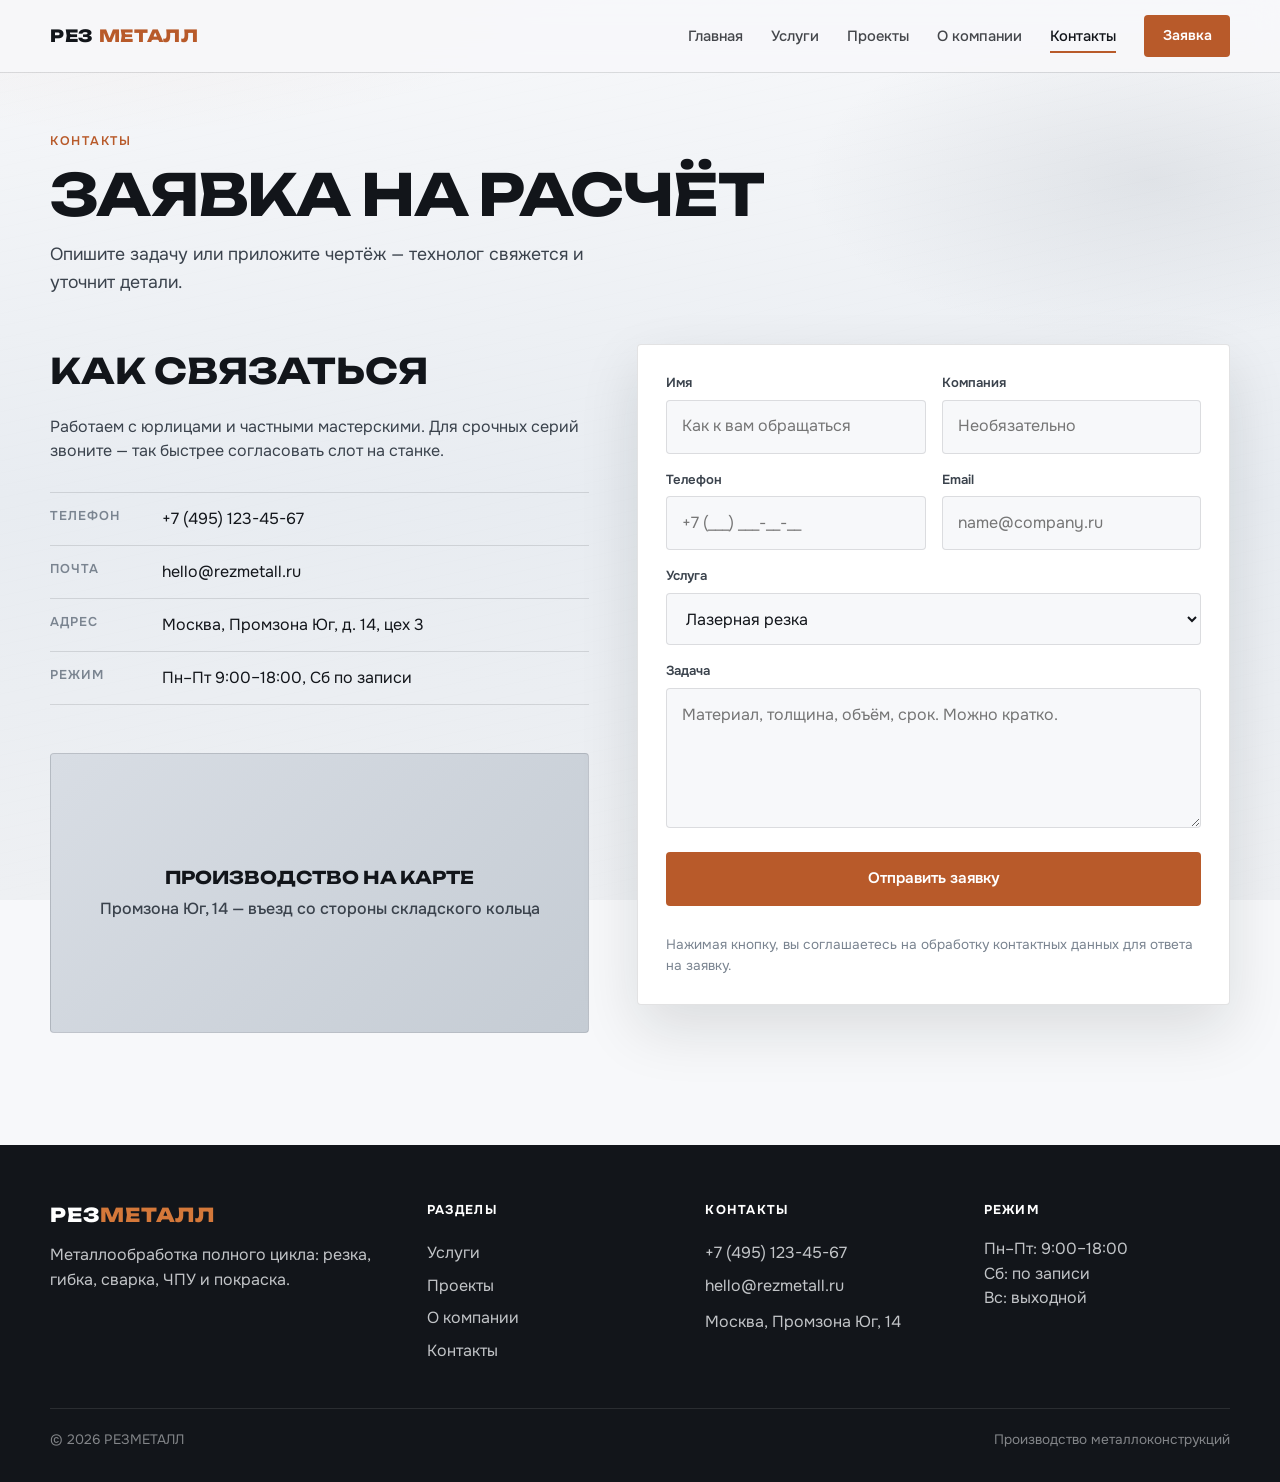
<file: contacts.html>
<!DOCTYPE html>
<html lang="ru">
<head>
  <meta charset="UTF-8" />
  <meta name="viewport" content="width=device-width, initial-scale=1" />
  <title>Контакты — РЕЗМЕТАЛЛ</title>
  <meta name="description" content="Связаться с РЕЗМЕТАЛЛ: заявка на расчёт, телефон, почта и адрес производства." />
  <link rel="icon" href="favicon.svg" type="image/svg+xml" />
  <link rel="stylesheet" href="css/styles.css" />
</head>
<body>
  <div class="page-bg" aria-hidden="true"></div>

  <header class="site-header">
    <div class="header-inner">
      <a class="logo" href="index.html">Рез<span>металл</span></a>
      <button class="menu-toggle" type="button" aria-label="Меню" aria-expanded="false">
        <span></span>
      </button>
      <nav class="nav" aria-label="Основная навигация">
        <a href="index.html" data-nav>Главная</a>
        <a href="services.html" data-nav>Услуги</a>
        <a href="projects.html" data-nav>Проекты</a>
        <a href="about.html" data-nav>О компании</a>
        <a href="contacts.html" data-nav>Контакты</a>
        <a class="nav-cta" href="contacts.html">Заявка</a>
      </nav>
    </div>
  </header>

  <main>
    <section class="page-hero">
      <div class="container">
        <span class="page-hero-mark">Контакты</span>
        <h1>Заявка на расчёт</h1>
        <p>Опишите задачу или приложите чертёж — технолог свяжется и уточнит детали.</p>
      </div>
    </section>

    <section class="section" style="padding-top: 0;">
      <div class="container contact-layout">
        <div class="contact-info reveal">
          <h2>Как связаться</h2>
          <p>Работаем с юрлицами и частными мастерскими. Для срочных серий звоните — так быстрее согласовать слот на станке.</p>
          <ul class="contact-lines">
            <li>
              <span class="label">Телефон</span>
              <a href="tel:+74951234567">+7 (495) 123-45-67</a>
            </li>
            <li>
              <span class="label">Почта</span>
              <a href="mailto:hello@rezmetall.ru">hello@rezmetall.ru</a>
            </li>
            <li>
              <span class="label">Адрес</span>
              <span>Москва, Промзона Юг, д. 14, цех 3</span>
            </li>
            <li>
              <span class="label">Режим</span>
              <span>Пн–Пт 9:00–18:00, Сб по записи</span>
            </li>
          </ul>
          <div class="map-block">
            <div>
              <strong>Производство на карте</strong>
              Промзона Юг, 14 — въезд со стороны складского кольца
            </div>
          </div>
        </div>

        <form class="contact-form reveal reveal-delay-1" id="contact-form" novalidate>
          <div class="form-success" tabindex="-1" role="status">
            Заявка принята. Мы свяжемся с вами в ближайшее рабочее время.
          </div>
          <div class="form-grid">
            <div class="form-row">
              <div class="field">
                <label for="name">Имя</label>
                <input id="name" name="name" type="text" autocomplete="name" required placeholder="Как к вам обращаться" />
              </div>
              <div class="field">
                <label for="company">Компания</label>
                <input id="company" name="company" type="text" autocomplete="organization" placeholder="Необязательно" />
              </div>
            </div>
            <div class="form-row">
              <div class="field">
                <label for="phone">Телефон</label>
                <input id="phone" name="phone" type="tel" autocomplete="tel" required placeholder="+7 (___) ___-__-__" />
              </div>
              <div class="field">
                <label for="email">Email</label>
                <input id="email" name="email" type="email" autocomplete="email" placeholder="name@company.ru" />
              </div>
            </div>
            <div class="field">
              <label for="service">Услуга</label>
              <select id="service" name="service">
                <option value="laser">Лазерная резка</option>
                <option value="bending">Гибка</option>
                <option value="welding">Сварка и сборка</option>
                <option value="cnc">ЧПУ / покраска</option>
                <option value="full">Полный цикл</option>
              </select>
            </div>
            <div class="field">
              <label for="message">Задача</label>
              <textarea id="message" name="message" required placeholder="Материал, толщина, объём, срок. Можно кратко."></textarea>
            </div>
            <button class="btn btn-primary" type="submit">Отправить заявку</button>
            <p class="form-note">Нажимая кнопку, вы соглашаетесь на обработку контактных данных для ответа на заявку.</p>
          </div>
        </form>
      </div>
    </section>
  </main>

  <footer class="site-footer">
    <div class="container">
      <div class="footer-grid">
        <div>
          <div class="footer-brand">Рез<span>металл</span></div>
          <p>Металлообработка полного цикла: резка, гибка, сварка, ЧПУ и покраска.</p>
        </div>
        <div>
          <h4>Разделы</h4>
          <a href="services.html">Услуги</a>
          <a href="projects.html">Проекты</a>
          <a href="about.html">О компании</a>
          <a href="contacts.html">Контакты</a>
        </div>
        <div>
          <h4>Контакты</h4>
          <a href="tel:+74951234567">+7 (495) 123-45-67</a>
          <a href="mailto:hello@rezmetall.ru">hello@rezmetall.ru</a>
          <p style="margin-top: 0.5rem;">Москва, Промзона Юг, 14</p>
        </div>
        <div>
          <h4>Режим</h4>
          <p>Пн–Пт: 9:00–18:00</p>
          <p>Сб: по записи</p>
          <p>Вс: выходной</p>
        </div>
      </div>
      <div class="footer-bottom">
        <span>© 2026 РЕЗМЕТАЛЛ</span>
        <span>Производство металлоконструкций</span>
      </div>
    </div>
  </footer>

  <script src="js/main.js"></script>
</body>
</html>
</file>
<file: css/styles.css>
/* РЕЗМЕТАЛЛ — industrial metalworking studio */
@import url("https://fonts.googleapis.com/css2?family=Onest:wght@400;500;600;700&family=Unbounded:wght@500;700;800&display=swap");

:root {
  --ink: #12151a;
  --ink-soft: #3a424c;
  --steel: #7a8490;
  --steel-light: #c5ccd4;
  --surface: #eef0f3;
  --surface-2: #e2e6eb;
  --paper: #f7f8fa;
  --accent: #b85a2a;
  --accent-hot: #d4783a;
  --accent-deep: #8a3f1c;
  --line: rgba(18, 21, 26, 0.12);
  --shadow: 0 24px 60px rgba(18, 21, 26, 0.12);
  --radius: 4px;
  --nav-h: 72px;
  --font-display: "Unbounded", sans-serif;
  --font-body: "Onest", sans-serif;
  --ease: cubic-bezier(0.22, 1, 0.36, 1);
  --max: 1180px;
}

*,
*::before,
*::after {
  box-sizing: border-box;
  margin: 0;
  padding: 0;
}

html {
  scroll-behavior: smooth;
}

body {
  font-family: var(--font-body);
  color: var(--ink);
  background: var(--paper);
  line-height: 1.55;
  min-height: 100vh;
  overflow-x: hidden;
}

img {
  max-width: 100%;
  display: block;
}

a {
  color: inherit;
  text-decoration: none;
}

ul {
  list-style: none;
}

button,
input,
textarea,
select {
  font: inherit;
}

/* Atmosphere */
.page-bg {
  position: fixed;
  inset: 0;
  z-index: -2;
  background:
    radial-gradient(ellipse 80% 50% at 10% -10%, rgba(184, 90, 42, 0.08), transparent 50%),
    radial-gradient(ellipse 60% 40% at 90% 20%, rgba(122, 132, 144, 0.15), transparent 45%),
    linear-gradient(180deg, #f7f8fa 0%, #e8ecf1 55%, #eef0f3 100%);
}

.page-bg::after {
  content: "";
  position: absolute;
  inset: 0;
  opacity: 0.35;
  background-image:
    repeating-linear-gradient(
      -12deg,
      transparent,
      transparent 11px,
      rgba(18, 21, 26, 0.015) 11px,
      rgba(18, 21, 26, 0.015) 12px
    );
  pointer-events: none;
}

.container {
  width: min(100% - 2.5rem, var(--max));
  margin-inline: auto;
}

/* Header */
.site-header {
  position: fixed;
  top: 0;
  left: 0;
  right: 0;
  z-index: 100;
  height: var(--nav-h);
  display: flex;
  align-items: center;
  transition: background 0.35s var(--ease), box-shadow 0.35s var(--ease), backdrop-filter 0.35s;
}

.site-header.is-scrolled,
.site-header.is-solid {
  background: rgba(247, 248, 250, 0.88);
  backdrop-filter: blur(14px);
  box-shadow: 0 1px 0 var(--line);
}

.site-header.is-over-hero:not(.is-scrolled) {
  color: #f4f6f8;
}

.header-inner {
  width: min(100% - 2.5rem, var(--max));
  margin-inline: auto;
  display: flex;
  align-items: center;
  justify-content: space-between;
  gap: 1.5rem;
}

.logo {
  font-family: var(--font-display);
  font-weight: 800;
  font-size: 1.05rem;
  letter-spacing: 0.04em;
  text-transform: uppercase;
  display: flex;
  align-items: baseline;
  gap: 0.35rem;
  z-index: 2;
}

.logo span {
  color: var(--accent);
}

.site-header.is-over-hero:not(.is-scrolled) .logo span {
  color: var(--accent-hot);
}

.nav {
  display: flex;
  align-items: center;
  gap: 1.75rem;
}

.nav a {
  font-size: 0.92rem;
  font-weight: 500;
  opacity: 0.78;
  transition: opacity 0.2s, color 0.2s;
  position: relative;
}

.nav a:hover,
.nav a.is-active {
  opacity: 1;
}

.nav a.is-active::after {
  content: "";
  position: absolute;
  left: 0;
  right: 0;
  bottom: -6px;
  height: 2px;
  background: var(--accent);
}

.site-header.is-over-hero:not(.is-scrolled) .nav a.is-active::after {
  background: var(--accent-hot);
}

.nav-cta {
  display: inline-flex;
  align-items: center;
  justify-content: center;
  padding: 0.65rem 1.15rem;
  background: var(--accent);
  color: #fff !important;
  opacity: 1 !important;
  font-weight: 600 !important;
  font-size: 0.88rem !important;
  border-radius: var(--radius);
  transition: background 0.2s, transform 0.2s;
}

.nav-cta:hover {
  background: var(--accent-deep);
  transform: translateY(-1px);
}

.menu-toggle {
  display: none;
  width: 44px;
  height: 44px;
  border: 1px solid var(--line);
  background: transparent;
  border-radius: var(--radius);
  cursor: pointer;
  place-items: center;
  z-index: 2;
}

.menu-toggle span {
  display: block;
  width: 18px;
  height: 2px;
  background: currentColor;
  position: relative;
}

.menu-toggle span::before,
.menu-toggle span::after {
  content: "";
  position: absolute;
  left: 0;
  width: 18px;
  height: 2px;
  background: currentColor;
  transition: transform 0.25s var(--ease);
}

.menu-toggle span::before {
  top: -6px;
}

.menu-toggle span::after {
  top: 6px;
}

.menu-toggle.is-open span {
  background: transparent;
}

.menu-toggle.is-open span::before {
  top: 0;
  transform: rotate(45deg);
}

.menu-toggle.is-open span::after {
  top: 0;
  transform: rotate(-45deg);
}

/* Buttons */
.btn {
  display: inline-flex;
  align-items: center;
  justify-content: center;
  gap: 0.5rem;
  padding: 0.95rem 1.5rem;
  border-radius: var(--radius);
  font-weight: 600;
  font-size: 0.95rem;
  border: none;
  cursor: pointer;
  transition: transform 0.2s var(--ease), background 0.2s, color 0.2s, border-color 0.2s;
}

.btn:hover {
  transform: translateY(-2px);
}

.btn-primary {
  background: var(--accent);
  color: #fff;
}

.btn-primary:hover {
  background: var(--accent-deep);
}

.btn-ghost {
  background: transparent;
  border: 1px solid currentColor;
  color: inherit;
}

.btn-ghost:hover {
  background: rgba(255, 255, 255, 0.08);
}

.btn-dark {
  background: var(--ink);
  color: #fff;
}

.btn-dark:hover {
  background: #000;
}

/* Hero */
.hero {
  position: relative;
  min-height: 100vh;
  min-height: 100dvh;
  display: grid;
  align-items: end;
  color: #f4f6f8;
  overflow: hidden;
}

.hero-media {
  position: absolute;
  inset: 0;
  z-index: 0;
}

.hero-media img {
  width: 100%;
  height: 100%;
  object-fit: cover;
  transform: scale(1.06);
  animation: hero-drift 22s var(--ease) infinite alternate;
}

@keyframes hero-drift {
  from {
    transform: scale(1.06) translate3d(0, 0, 0);
  }
  to {
    transform: scale(1.12) translate3d(-1.5%, -1%, 0);
  }
}

.hero-media::after {
  content: "";
  position: absolute;
  inset: 0;
  background:
    linear-gradient(180deg, rgba(10, 12, 16, 0.35) 0%, rgba(10, 12, 16, 0.55) 45%, rgba(10, 12, 16, 0.88) 100%),
    linear-gradient(90deg, rgba(10, 12, 16, 0.55) 0%, transparent 55%);
}

.hero-content {
  position: relative;
  z-index: 1;
  width: min(100% - 2.5rem, var(--max));
  margin: 0 auto;
  padding: calc(var(--nav-h) + 3rem) 0 4.5rem;
}

.hero-brand {
  font-family: var(--font-display);
  font-weight: 800;
  font-size: clamp(2.8rem, 9vw, 6.5rem);
  line-height: 0.92;
  letter-spacing: -0.02em;
  text-transform: uppercase;
  margin-bottom: 1.25rem;
  animation: rise-in 0.9s var(--ease) both;
}

.hero-brand em {
  font-style: normal;
  color: var(--accent-hot);
}

.hero-lead {
  max-width: 32rem;
  font-size: clamp(1.05rem, 2vw, 1.25rem);
  color: rgba(244, 246, 248, 0.86);
  margin-bottom: 2rem;
  animation: rise-in 0.9s 0.12s var(--ease) both;
}

.hero-actions {
  display: flex;
  flex-wrap: wrap;
  gap: 0.85rem;
  animation: rise-in 0.9s 0.22s var(--ease) both;
}

@keyframes rise-in {
  from {
    opacity: 0;
    transform: translateY(28px);
  }
  to {
    opacity: 1;
    transform: translateY(0);
  }
}

/* Page hero (inner pages) */
.page-hero {
  padding: calc(var(--nav-h) + 3.5rem) 0 3rem;
  position: relative;
}

.page-hero h1 {
  font-family: var(--font-display);
  font-size: clamp(2.2rem, 5vw, 3.6rem);
  line-height: 1.05;
  letter-spacing: -0.02em;
  text-transform: uppercase;
  max-width: 14ch;
  margin-bottom: 1rem;
}

.page-hero p {
  max-width: 36rem;
  color: var(--ink-soft);
  font-size: 1.1rem;
}

.page-hero-mark {
  display: inline-block;
  font-size: 0.78rem;
  font-weight: 600;
  letter-spacing: 0.14em;
  text-transform: uppercase;
  color: var(--accent);
  margin-bottom: 0.85rem;
}

/* Sections */
.section {
  padding: 5rem 0;
}

.section-head {
  max-width: 40rem;
  margin-bottom: 2.75rem;
}

.section-head h2 {
  font-family: var(--font-display);
  font-size: clamp(1.7rem, 3.5vw, 2.5rem);
  line-height: 1.1;
  text-transform: uppercase;
  letter-spacing: -0.01em;
  margin-bottom: 0.85rem;
}

.section-head p {
  color: var(--ink-soft);
  font-size: 1.05rem;
}

.split {
  display: grid;
  grid-template-columns: 1.05fr 0.95fr;
  gap: 3.5rem;
  align-items: center;
}

.split-media {
  position: relative;
  min-height: 420px;
  overflow: hidden;
  border-radius: var(--radius);
}

.split-media img {
  width: 100%;
  height: 100%;
  object-fit: cover;
  position: absolute;
  inset: 0;
}

.split-copy h2 {
  font-family: var(--font-display);
  font-size: clamp(1.7rem, 3vw, 2.35rem);
  text-transform: uppercase;
  line-height: 1.1;
  margin-bottom: 1rem;
}

.split-copy p {
  color: var(--ink-soft);
  margin-bottom: 1rem;
}

.split-copy p + .btn {
  margin-top: 1rem;
}

/* Service rows — not cards, editorial list */
.service-list {
  border-top: 1px solid var(--line);
}

.service-row {
  display: grid;
  grid-template-columns: 4rem 1fr auto;
  gap: 1.5rem;
  align-items: start;
  padding: 1.75rem 0;
  border-bottom: 1px solid var(--line);
  transition: background 0.25s, padding 0.25s var(--ease);
}

.service-row:hover {
  background: rgba(184, 90, 42, 0.04);
  padding-left: 0.75rem;
  padding-right: 0.75rem;
}

.service-num {
  font-family: var(--font-display);
  font-size: 0.95rem;
  color: var(--accent);
  padding-top: 0.2rem;
}

.service-row h3 {
  font-family: var(--font-display);
  font-size: 1.25rem;
  text-transform: uppercase;
  margin-bottom: 0.4rem;
  letter-spacing: -0.01em;
}

.service-row p {
  color: var(--ink-soft);
  max-width: 38rem;
}

.service-link {
  font-weight: 600;
  font-size: 0.9rem;
  color: var(--accent);
  white-space: nowrap;
  padding-top: 0.25rem;
}

/* Process strip */
.process {
  display: grid;
  grid-template-columns: repeat(4, 1fr);
  gap: 1.5rem;
  counter-reset: step;
}

.process-item {
  padding-top: 1.25rem;
  border-top: 2px solid var(--ink);
}

.process-item h3 {
  font-family: var(--font-display);
  font-size: 1.05rem;
  text-transform: uppercase;
  margin: 0.75rem 0 0.5rem;
}

.process-item p {
  color: var(--ink-soft);
  font-size: 0.95rem;
}

.process-item::before {
  counter-increment: step;
  content: "0" counter(step);
  font-family: var(--font-display);
  font-size: 0.85rem;
  color: var(--accent);
}

/* Projects grid — interaction containers */
.projects-grid {
  display: grid;
  grid-template-columns: repeat(12, 1fr);
  gap: 1.25rem;
}

.project {
  position: relative;
  overflow: hidden;
  border-radius: var(--radius);
  min-height: 280px;
  display: block;
  background: var(--ink);
  color: #fff;
}

.project:nth-child(1) {
  grid-column: span 7;
  min-height: 380px;
}

.project:nth-child(2) {
  grid-column: span 5;
  min-height: 380px;
}

.project:nth-child(3),
.project:nth-child(4),
.project:nth-child(5) {
  grid-column: span 4;
}

.project img {
  width: 100%;
  height: 100%;
  object-fit: cover;
  opacity: 0.78;
  transition: transform 0.7s var(--ease), opacity 0.4s;
  position: absolute;
  inset: 0;
}

.project:hover img {
  transform: scale(1.06);
  opacity: 0.55;
}

.project-meta {
  position: absolute;
  left: 0;
  right: 0;
  bottom: 0;
  padding: 1.5rem;
  z-index: 1;
  background: linear-gradient(transparent, rgba(10, 12, 16, 0.85));
}

.project-meta span {
  display: block;
  font-size: 0.78rem;
  letter-spacing: 0.08em;
  text-transform: uppercase;
  color: var(--accent-hot);
  margin-bottom: 0.35rem;
}

.project-meta h3 {
  font-family: var(--font-display);
  font-size: 1.15rem;
  text-transform: uppercase;
}

/* CTA band */
.cta-band {
  margin: 2rem 0 5rem;
  background:
    linear-gradient(135deg, #1a1f26 0%, #2a3038 55%, #1e242c 100%);
  color: #f4f6f8;
  border-radius: var(--radius);
  padding: clamp(2.5rem, 5vw, 4rem);
  display: flex;
  flex-wrap: wrap;
  align-items: center;
  justify-content: space-between;
  gap: 1.5rem;
  position: relative;
  overflow: hidden;
}

.cta-band::before {
  content: "";
  position: absolute;
  inset: 0;
  background: repeating-linear-gradient(
    90deg,
    transparent,
    transparent 40px,
    rgba(255, 255, 255, 0.02) 40px,
    rgba(255, 255, 255, 0.02) 41px
  );
  pointer-events: none;
}

.cta-band h2 {
  font-family: var(--font-display);
  font-size: clamp(1.5rem, 3vw, 2.1rem);
  text-transform: uppercase;
  max-width: 16ch;
  position: relative;
}

.cta-band p {
  color: rgba(244, 246, 248, 0.72);
  max-width: 28rem;
  margin-top: 0.65rem;
  position: relative;
}

.cta-band .btn {
  position: relative;
}

/* Facts */
.facts {
  display: grid;
  grid-template-columns: repeat(3, 1fr);
  gap: 2rem;
  margin-top: 2.5rem;
}

.fact strong {
  display: block;
  font-family: var(--font-display);
  font-size: clamp(2rem, 4vw, 2.8rem);
  line-height: 1;
  margin-bottom: 0.4rem;
}

.fact span {
  color: var(--ink-soft);
  font-size: 0.95rem;
}

/* Contact form — interactive card allowed */
.contact-layout {
  display: grid;
  grid-template-columns: 1fr 1.1fr;
  gap: 3rem;
  align-items: start;
}

.contact-info h2 {
  font-family: var(--font-display);
  font-size: clamp(1.6rem, 3vw, 2.2rem);
  text-transform: uppercase;
  margin-bottom: 1rem;
}

.contact-info p {
  color: var(--ink-soft);
  margin-bottom: 1.75rem;
}

.contact-lines li {
  padding: 0.85rem 0;
  border-top: 1px solid var(--line);
  display: grid;
  grid-template-columns: 6rem 1fr;
  gap: 1rem;
}

.contact-lines li:last-child {
  border-bottom: 1px solid var(--line);
}

.contact-lines dt,
.contact-lines .label {
  font-size: 0.8rem;
  letter-spacing: 0.08em;
  text-transform: uppercase;
  color: var(--steel);
  font-weight: 600;
}

.contact-form {
  background: #fff;
  border: 1px solid var(--line);
  border-radius: var(--radius);
  padding: 1.75rem;
  box-shadow: var(--shadow);
}

.form-grid {
  display: grid;
  gap: 1rem;
}

.form-row {
  display: grid;
  grid-template-columns: 1fr 1fr;
  gap: 1rem;
}

.field label {
  display: block;
  font-size: 0.82rem;
  font-weight: 600;
  margin-bottom: 0.4rem;
  color: var(--ink-soft);
}

.field input,
.field select,
.field textarea {
  width: 100%;
  border: 1px solid var(--line);
  background: var(--paper);
  border-radius: var(--radius);
  padding: 0.85rem 0.95rem;
  color: var(--ink);
  transition: border-color 0.2s, background 0.2s;
}

.field input:focus,
.field select:focus,
.field textarea:focus {
  outline: none;
  border-color: var(--accent);
  background: #fff;
}

.field textarea {
  min-height: 140px;
  resize: vertical;
}

.form-note {
  font-size: 0.85rem;
  color: var(--steel);
  margin-top: 0.75rem;
}

.form-success {
  display: none;
  padding: 1rem;
  background: rgba(184, 90, 42, 0.08);
  border: 1px solid rgba(184, 90, 42, 0.25);
  border-radius: var(--radius);
  margin-bottom: 1rem;
  color: var(--accent-deep);
  font-weight: 500;
}

.form-success.is-visible {
  display: block;
  animation: rise-in 0.45s var(--ease);
}

/* About timeline */
.timeline {
  display: grid;
  gap: 0;
  border-left: 2px solid var(--line);
  margin-left: 0.5rem;
  padding-left: 1.75rem;
}

.timeline-item {
  position: relative;
  padding-bottom: 2rem;
}

.timeline-item::before {
  content: "";
  position: absolute;
  left: calc(-1.75rem - 5px);
  top: 0.35rem;
  width: 10px;
  height: 10px;
  border-radius: 50%;
  background: var(--accent);
  box-shadow: 0 0 0 4px var(--paper);
}

.timeline-item strong {
  display: block;
  font-family: var(--font-display);
  font-size: 0.95rem;
  color: var(--accent);
  margin-bottom: 0.35rem;
}

.timeline-item h3 {
  font-size: 1.15rem;
  margin-bottom: 0.35rem;
}

.timeline-item p {
  color: var(--ink-soft);
}

/* Equipment */
.about-columns {
  display: grid;
  grid-template-columns: 1fr 1fr;
  gap: 3rem;
  align-items: start;
}

.equip-list {
  display: grid;
  grid-template-columns: repeat(2, 1fr);
  gap: 1rem 2rem;
}

.equip-list li {
  padding: 1rem 0;
  border-bottom: 1px solid var(--line);
}

.equip-list strong {
  display: block;
  margin-bottom: 0.2rem;
}

.equip-list span {
  color: var(--ink-soft);
  font-size: 0.92rem;
}

/* Footer */
.site-footer {
  background: #12151a;
  color: rgba(244, 246, 248, 0.78);
  padding: 3.5rem 0 2rem;
  margin-top: 2rem;
}

.footer-grid {
  display: grid;
  grid-template-columns: 1.4fr 1fr 1fr 1fr;
  gap: 2rem;
  margin-bottom: 2.5rem;
}

.footer-brand {
  font-family: var(--font-display);
  font-weight: 800;
  font-size: 1.2rem;
  color: #fff;
  text-transform: uppercase;
  letter-spacing: 0.04em;
  margin-bottom: 0.75rem;
}

.footer-brand span {
  color: var(--accent-hot);
}

.footer-grid h4 {
  color: #fff;
  font-size: 0.8rem;
  letter-spacing: 0.1em;
  text-transform: uppercase;
  margin-bottom: 1rem;
}

.footer-grid a {
  display: block;
  padding: 0.25rem 0;
  transition: color 0.2s;
}

.footer-grid a:hover {
  color: #fff;
}

.footer-bottom {
  border-top: 1px solid rgba(255, 255, 255, 0.1);
  padding-top: 1.25rem;
  display: flex;
  flex-wrap: wrap;
  justify-content: space-between;
  gap: 0.75rem;
  font-size: 0.85rem;
  color: rgba(244, 246, 248, 0.5);
}

/* Reveal on scroll */
.reveal {
  opacity: 0;
  transform: translateY(24px);
  transition: opacity 0.7s var(--ease), transform 0.7s var(--ease);
}

.reveal.is-in {
  opacity: 1;
  transform: translateY(0);
}

.reveal-delay-1 {
  transition-delay: 0.08s;
}

.reveal-delay-2 {
  transition-delay: 0.16s;
}

.reveal-delay-3 {
  transition-delay: 0.24s;
}

/* Services detail blocks */
.service-detail {
  display: grid;
  grid-template-columns: 0.9fr 1.1fr;
  gap: 2.5rem;
  padding: 3rem 0;
  border-bottom: 1px solid var(--line);
  align-items: center;
}

.service-detail:nth-child(even) {
  direction: rtl;
}

.service-detail > * {
  direction: ltr;
}

.service-detail-media {
  aspect-ratio: 4 / 3;
  overflow: hidden;
  border-radius: var(--radius);
}

.service-detail-media img {
  width: 100%;
  height: 100%;
  object-fit: cover;
}

.service-detail h2 {
  font-family: var(--font-display);
  font-size: clamp(1.4rem, 2.5vw, 1.9rem);
  text-transform: uppercase;
  margin-bottom: 0.85rem;
}

.service-detail p {
  color: var(--ink-soft);
  margin-bottom: 0.75rem;
}

.tag-row {
  display: flex;
  flex-wrap: wrap;
  gap: 0.5rem;
  margin-top: 1.25rem;
}

.tag-row span {
  font-size: 0.8rem;
  font-weight: 600;
  padding: 0.35rem 0.65rem;
  background: var(--surface-2);
  border-radius: var(--radius);
  color: var(--ink-soft);
}

/* Map placeholder */
.map-block {
  margin-top: 3rem;
  min-height: 280px;
  border-radius: var(--radius);
  background:
    linear-gradient(135deg, #d8dde4, #c5ccd4),
    repeating-linear-gradient(
      0deg,
      transparent,
      transparent 24px,
      rgba(18, 21, 26, 0.04) 24px,
      rgba(18, 21, 26, 0.04) 25px
    );
  display: grid;
  place-items: center;
  color: var(--ink-soft);
  font-weight: 500;
  border: 1px solid var(--line);
  text-align: center;
  padding: 2rem;
}

.map-block strong {
  display: block;
  font-family: var(--font-display);
  color: var(--ink);
  font-size: 1.1rem;
  margin-bottom: 0.35rem;
  text-transform: uppercase;
}

/* Responsive */
@media (max-width: 960px) {
  .split,
  .contact-layout,
  .service-detail,
  .service-detail:nth-child(even) {
    grid-template-columns: 1fr;
    direction: ltr;
  }

  .process {
    grid-template-columns: 1fr 1fr;
  }

  .footer-grid {
    grid-template-columns: 1fr 1fr;
  }

  .project:nth-child(n) {
    grid-column: span 6;
    min-height: 260px;
  }

  .facts {
    grid-template-columns: 1fr;
    gap: 1.25rem;
  }
}

@media (max-width: 760px) {
  .menu-toggle {
    display: grid;
  }

  .nav {
    position: fixed;
    inset: 0;
    background: rgba(247, 248, 250, 0.97);
    backdrop-filter: blur(16px);
    flex-direction: column;
    justify-content: center;
    gap: 1.5rem;
    transform: translateY(-100%);
    opacity: 0;
    pointer-events: none;
    transition: transform 0.4s var(--ease), opacity 0.35s;
    color: var(--ink);
  }

  .nav.is-open {
    transform: translateY(0);
    opacity: 1;
    pointer-events: auto;
  }

  .nav a {
    font-size: 1.35rem;
    font-family: var(--font-display);
    text-transform: uppercase;
    opacity: 1;
  }

  .nav a.is-active::after {
    display: none;
  }

  .nav-cta {
    margin-top: 0.5rem;
  }

  .service-row {
    grid-template-columns: 3rem 1fr;
  }

  .service-link {
    grid-column: 2;
  }

  .form-row {
    grid-template-columns: 1fr;
  }

  .process {
    grid-template-columns: 1fr;
  }

  .project:nth-child(n) {
    grid-column: span 12;
  }

  .footer-grid {
    grid-template-columns: 1fr;
  }

  .hero-content {
    padding-bottom: 3.25rem;
  }

  .equip-list {
    grid-template-columns: 1fr;
  }

  .about-columns {
    grid-template-columns: 1fr;
    gap: 2.5rem;
  }
}
</file>
